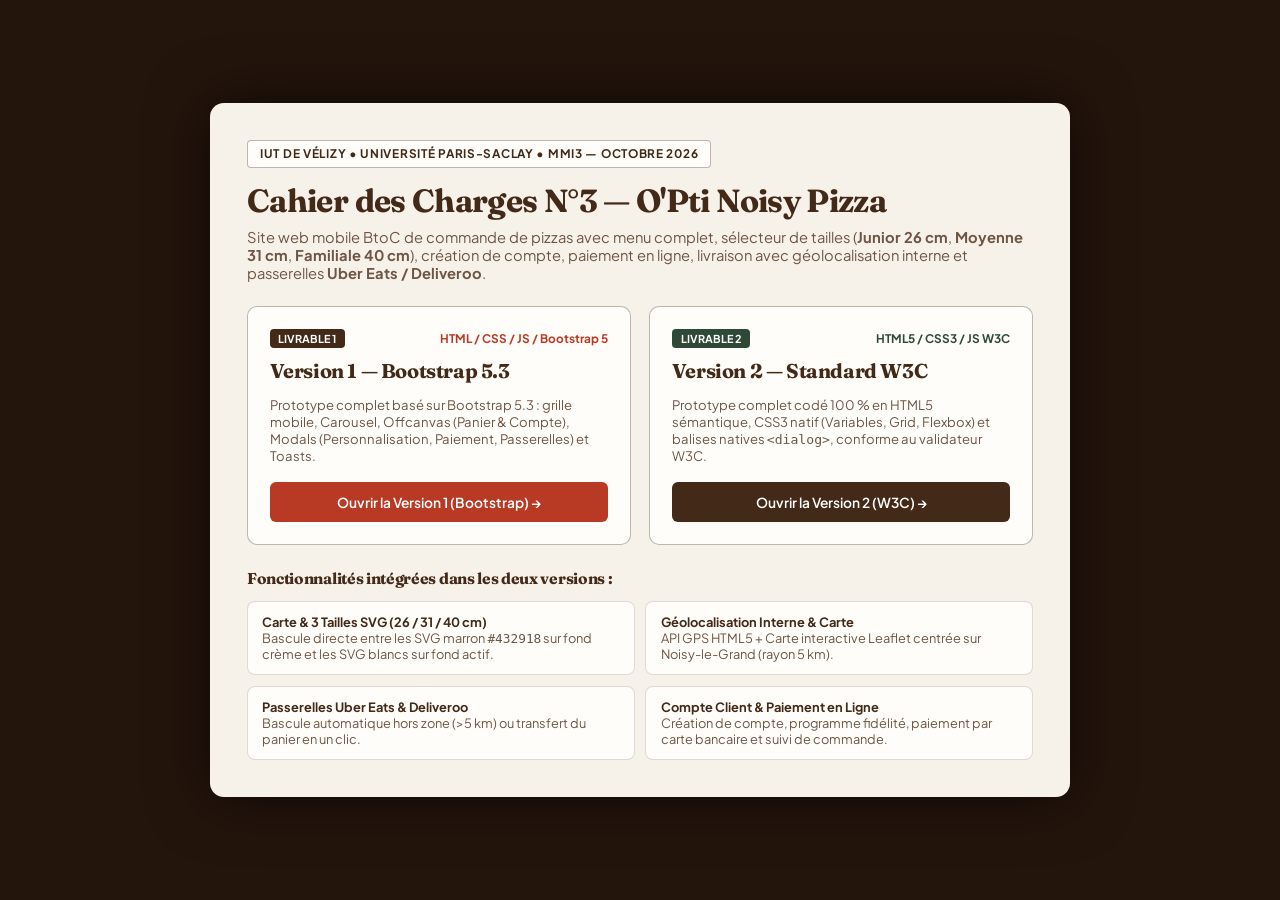
<file: index.html>
<!DOCTYPE html>
<html lang="fr">
<head>
  <meta charset="UTF-8">
  <meta name="viewport" content="width=device-width, initial-scale=1.0">
  <title>TP Web Mobile MMI3 2026 — Cahier des Charges 3 : O'Pti Noisy Pizza (Bootstrap &amp; W3C)</title>
  <link rel="preconnect" href="https://fonts.googleapis.com">
  <link rel="preconnect" href="https://fonts.gstatic.com" crossorigin>
  <link href="https://fonts.googleapis.com/css2?family=Fraunces:opsz,wght@9..144,600;9..144,700&amp;family=Plus+Jakarta+Sans:wght@400;500;600;700&amp;display=swap" rel="stylesheet">
  <style>
    :root {
      --bg-outer: #24150C;
      --bg-cream: #F6F1E9;
      --paper: #FFFDF9;
      --espresso: #432918;
      --espresso-soft: #6E5544;
      --terracotta: #B83A24;
      --terracotta-hover: #962D1A;
      --olive: #2E4A36;
      --border: rgba(67, 41, 24, 0.16);
      --border-strong: rgba(67, 41, 24, 0.34);
    }
    * { box-sizing: border-box; }
    body {
      margin: 0;
      font-family: 'Plus Jakarta Sans', sans-serif;
      background-color: var(--bg-outer);
      color: var(--espresso);
      min-height: 100vh;
      display: flex;
      align-items: center;
      justify-content: center;
      padding: 2rem 1rem;
      -webkit-font-smoothing: antialiased;
    }
    .portal-container {
      max-width: 860px;
      width: 100%;
      background-color: var(--bg-cream);
      border: 1px solid rgba(255, 253, 249, 0.16);
      border-radius: 14px;
      padding: 2.25rem;
      box-shadow: 0 0 60px rgba(0, 0, 0, 0.65);
    }
    @media (max-width: 600px) {
      .portal-container {
        padding: 1.35rem;
      }
    }
    h1, h2, h3 {
      font-family: 'Fraunces', Georgia, serif;
      color: var(--espresso);
      margin-top: 0;
      letter-spacing: -0.02em;
    }
    .uni-tag {
      display: inline-block;
      background-color: var(--paper);
      border: 1px solid var(--border-strong);
      color: var(--espresso);
      padding: 0.32rem 0.75rem;
      border-radius: 4px;
      font-size: 0.74rem;
      font-weight: 700;
      text-transform: uppercase;
      letter-spacing: 0.06em;
      margin-bottom: 0.85rem;
    }
    .version-cards {
      display: grid;
      grid-template-columns: repeat(2, 1fr);
      gap: 1.15rem;
      margin: 1.5rem 0;
    }
    @media (max-width: 650px) {
      .version-cards { grid-template-columns: 1fr; }
    }
    .v-card {
      background-color: var(--paper);
      border: 1px solid var(--border-strong);
      border-radius: 10px;
      padding: 1.35rem;
      display: flex;
      flex-direction: column;
      justify-content: space-between;
    }
    .btn {
      display: inline-flex;
      align-items: center;
      justify-content: center;
      gap: 0.4rem;
      width: 100%;
      padding: 0.65rem 1rem;
      border-radius: 6px;
      font-weight: 600;
      font-size: 0.86rem;
      text-decoration: none;
      cursor: pointer;
      border: 1px solid transparent;
      transition: background-color 0.15s ease;
    }
    .btn-terracotta { background-color: var(--terracotta); color: #ffffff; }
    .btn-terracotta:hover { background-color: var(--terracotta-hover); }
    .btn-espresso { background-color: var(--espresso); color: #ffffff; }
    .btn-espresso:hover { background-color: #2D1B0F; }
    .features-list {
      display: grid;
      grid-template-columns: repeat(2, 1fr);
      gap: 0.65rem;
      margin-top: 0.85rem;
    }
    @media (max-width: 650px) {
      .features-list { grid-template-columns: 1fr; }
    }
    .f-item {
      background-color: var(--paper);
      border: 1px solid var(--border);
      padding: 0.75rem 0.9rem;
      border-radius: 8px;
      font-size: 0.8rem;
    }
  </style>
</head>
<body>

  <main class="portal-container">
    <div class="uni-tag">
      IUT de Vélizy • Université Paris-Saclay • MMI3 — Octobre 2026
    </div>
    <h1 style="font-size: 2rem; margin-bottom: 0.5rem;">
      Cahier des Charges N°3 — O'Pti Noisy Pizza
    </h1>
    <p style="color: var(--espresso-soft); font-size: 0.92rem; margin-top: 0;">
      Site web mobile BtoC de commande de pizzas avec menu complet, sélecteur de tailles (<strong>Junior 26 cm</strong>, <strong>Moyenne 31 cm</strong>, <strong>Familiale 40 cm</strong>), création de compte, paiement en ligne, livraison avec géolocalisation interne et passerelles <strong>Uber Eats / Deliveroo</strong>.
    </p>

    <!-- LES 2 PROTOTYPES ATTENDUS -->
    <div class="version-cards">
      <!-- Prototype 1 : Bootstrap -->
      <article class="v-card">
        <div>
          <div style="display: flex; justify-content: space-between; align-items: center; margin-bottom: 0.6rem;">
            <span style="background: var(--espresso); color: #fff; padding: 0.2rem 0.55rem; border-radius: 4px; font-size: 0.68rem; font-weight: 700; text-transform: uppercase;">Livrable 1</span>
            <span style="font-size: 0.74rem; color: var(--terracotta); font-weight: 700;">HTML / CSS / JS / Bootstrap 5</span>
          </div>
          <h2 style="font-size: 1.25rem; margin-bottom: 0.45rem;">Version 1 — Bootstrap 5.3</h2>
          <p style="font-size: 0.82rem; color: var(--espresso-soft); margin-bottom: 1.15rem;">
            Prototype complet basé sur Bootstrap 5.3 : grille mobile, Carousel, Offcanvas (Panier &amp; Compte), Modals (Personnalisation, Paiement, Passerelles) et Toasts.
          </p>
        </div>
        <a href="version-bootstrap/index.html" class="btn btn-terracotta">
          Ouvrir la Version 1 (Bootstrap) →
        </a>
      </article>

      <!-- Prototype 2 : W3C -->
      <article class="v-card">
        <div>
          <div style="display: flex; justify-content: space-between; align-items: center; margin-bottom: 0.6rem;">
            <span style="background: var(--olive); color: #fff; padding: 0.2rem 0.55rem; border-radius: 4px; font-size: 0.68rem; font-weight: 700; text-transform: uppercase;">Livrable 2</span>
            <span style="font-size: 0.74rem; color: var(--olive); font-weight: 700;">HTML5 / CSS3 / JS W3C</span>
          </div>
          <h2 style="font-size: 1.25rem; margin-bottom: 0.45rem;">Version 2 — Standard W3C</h2>
          <p style="font-size: 0.82rem; color: var(--espresso-soft); margin-bottom: 1.15rem;">
            Prototype complet codé 100 % en HTML5 sémantique, CSS3 natif (Variables, Grid, Flexbox) et balises natives <code>&lt;dialog&gt;</code>, conforme au validateur W3C.
          </p>
        </div>
        <a href="version-w3c/index.html" class="btn btn-espresso">
          Ouvrir la Version 2 (W3C) →
        </a>
      </article>
    </div>

    <!-- RÉCAPITULATIF DES FONCTIONNALITÉS DU CAHIER DES CHARGES 3 -->
    <h3 style="font-size: 0.98rem; margin-bottom: 0.4rem;">
      Fonctionnalités intégrées dans les deux versions :
    </h3>
    <div class="features-list">
      <div class="f-item">
        <strong>Carte &amp; 3 Tailles SVG (26 / 31 / 40 cm)</strong><br>
        <span style="color: var(--espresso-soft);">Bascule directe entre les SVG marron <code>#432918</code> sur fond crème et les SVG blancs sur fond actif.</span>
      </div>
      <div class="f-item">
        <strong>Géolocalisation Interne &amp; Carte</strong><br>
        <span style="color: var(--espresso-soft);">API GPS HTML5 + Carte interactive Leaflet centrée sur Noisy-le-Grand (rayon 5 km).</span>
      </div>
      <div class="f-item">
        <strong>Passerelles Uber Eats &amp; Deliveroo</strong><br>
        <span style="color: var(--espresso-soft);">Bascule automatique hors zone (&gt;5 km) ou transfert du panier en un clic.</span>
      </div>
      <div class="f-item">
        <strong>Compte Client &amp; Paiement en Ligne</strong><br>
        <span style="color: var(--espresso-soft);">Création de compte, programme fidélité, paiement par carte bancaire et suivi de commande.</span>
      </div>
    </div>
  </main>

</body>
</html>
</file>
